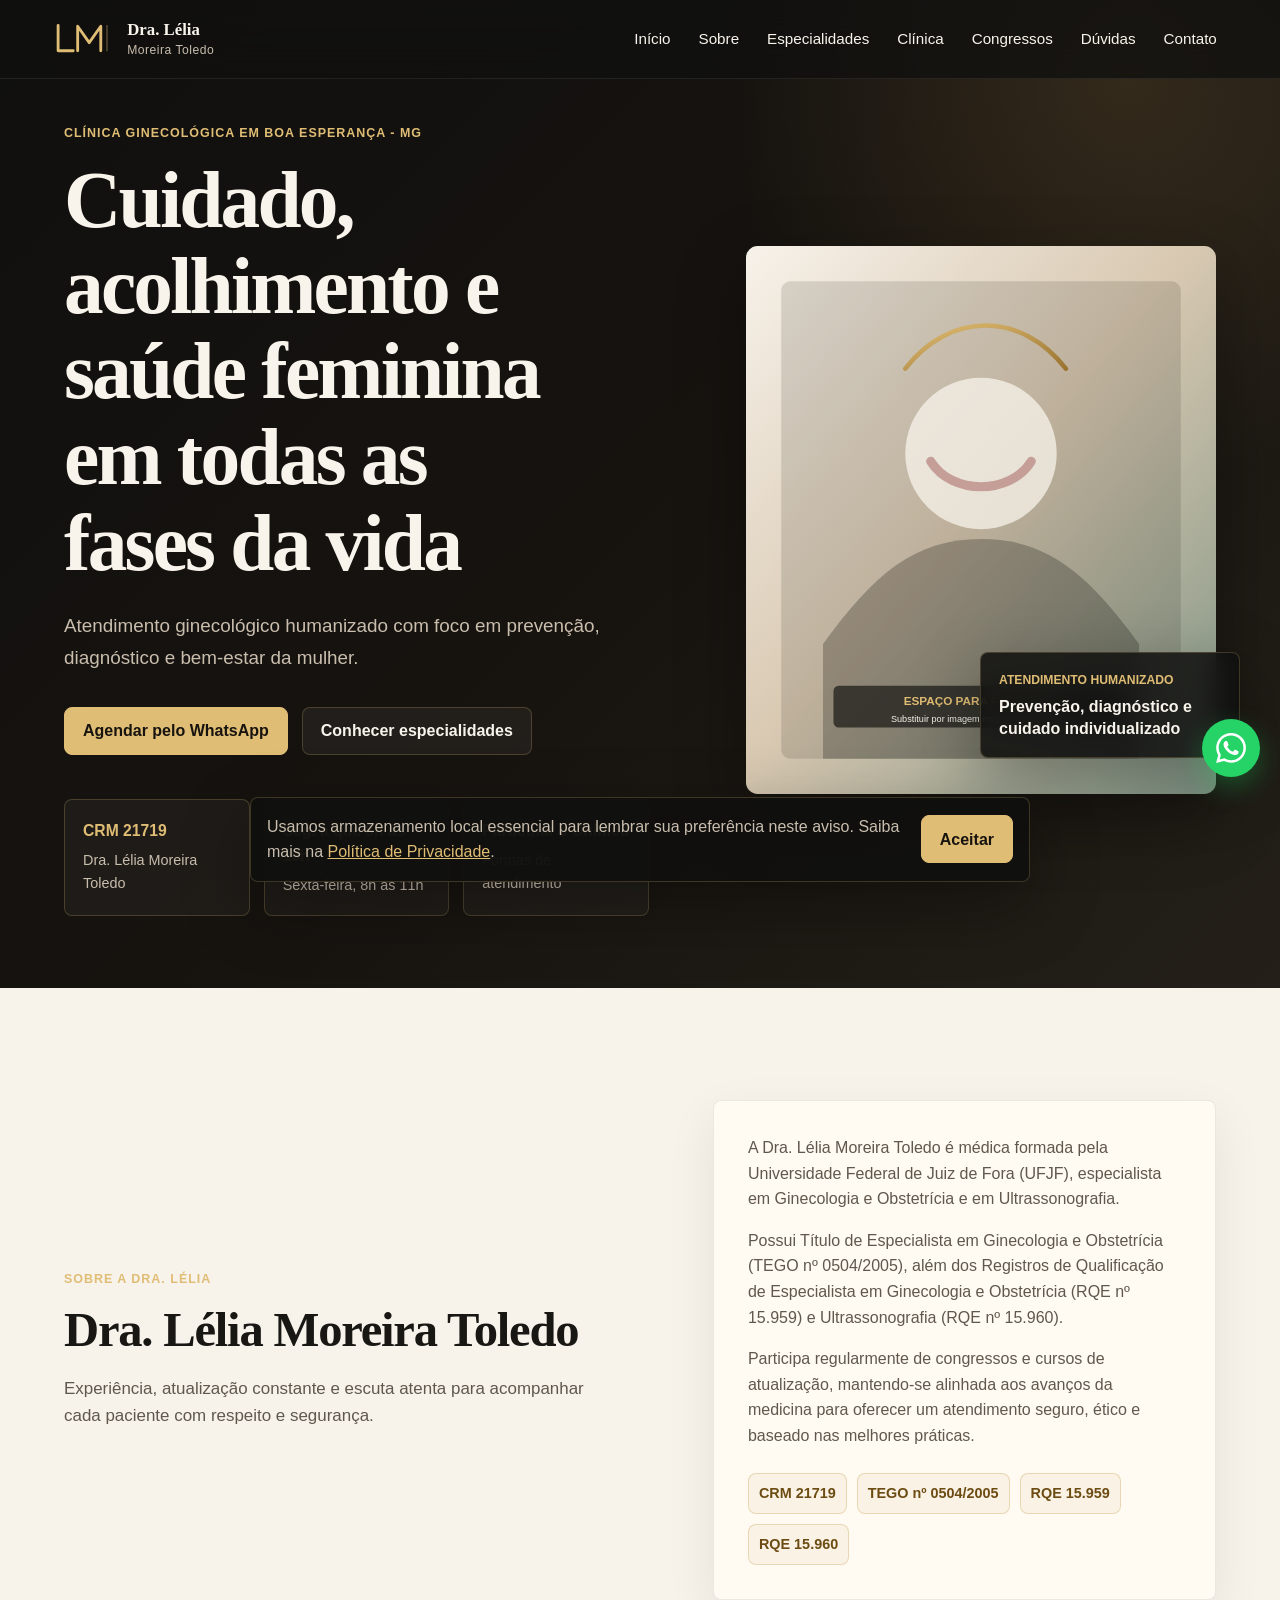
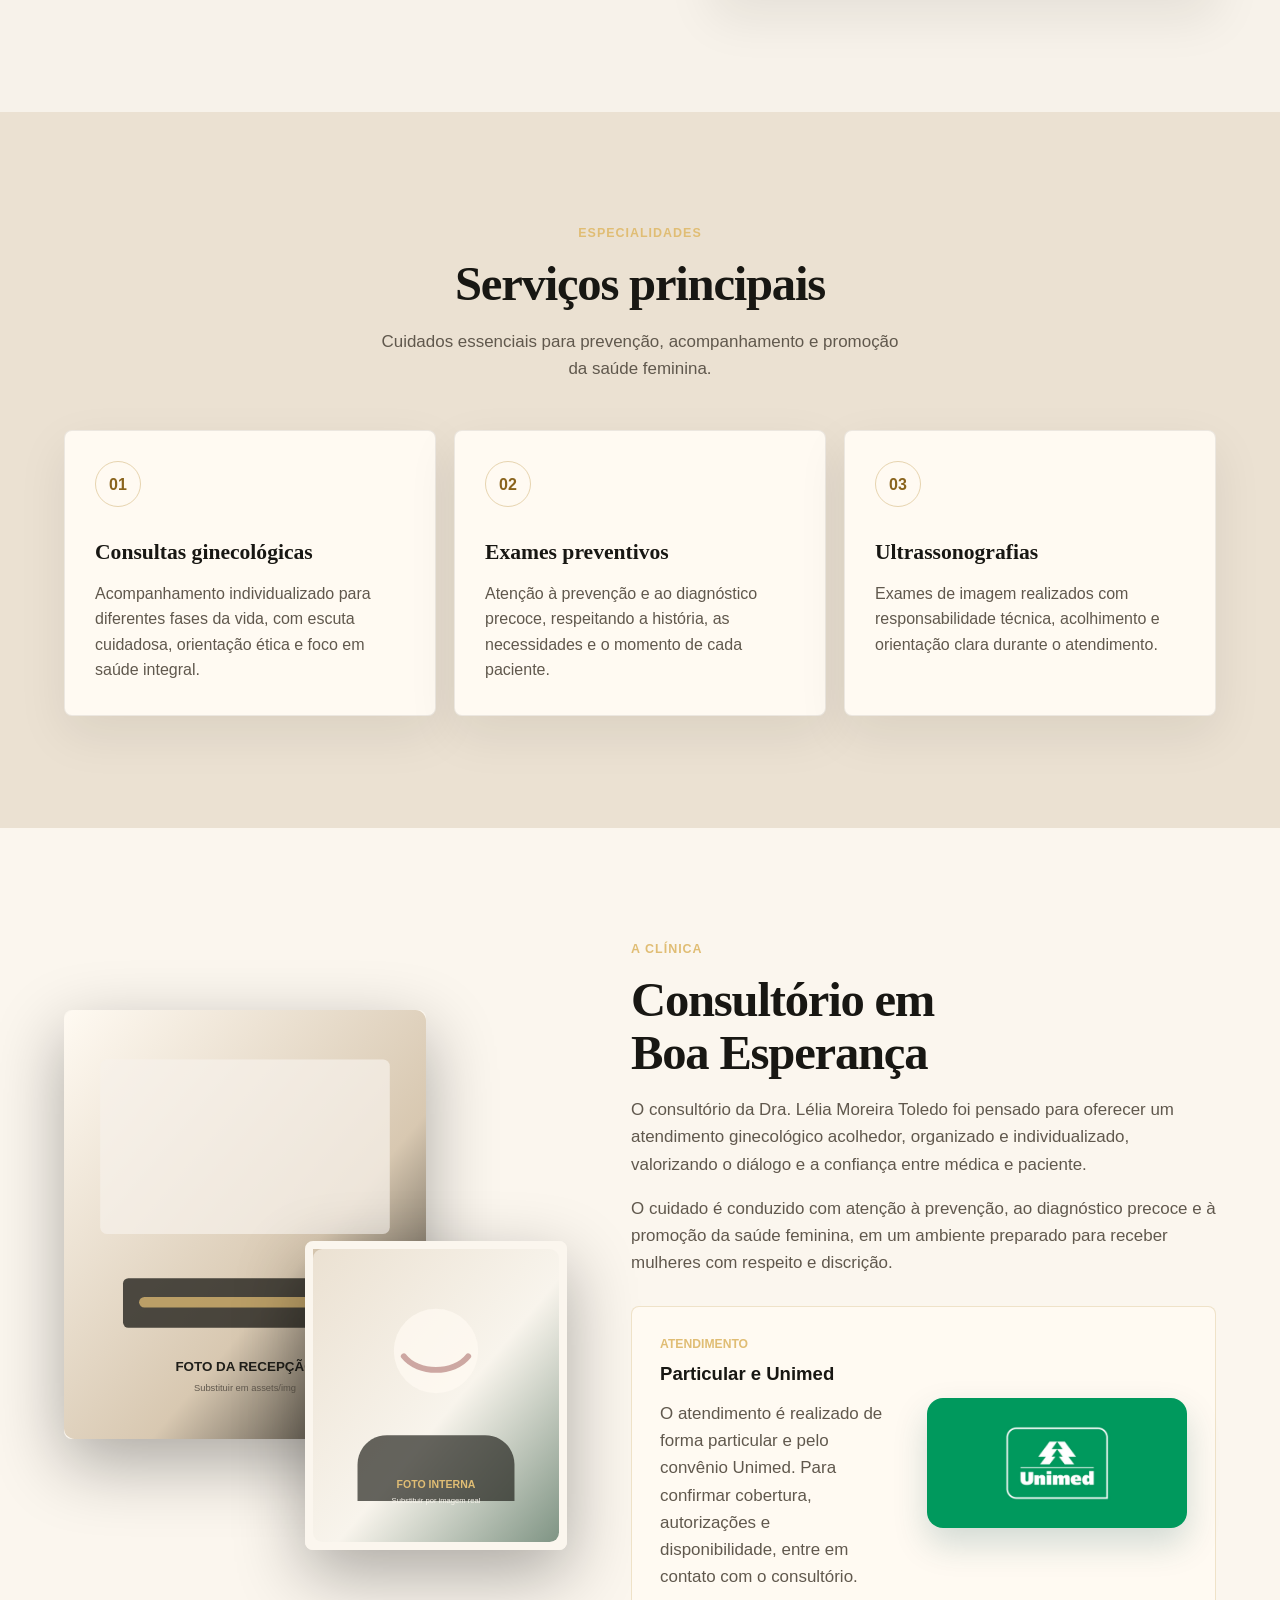
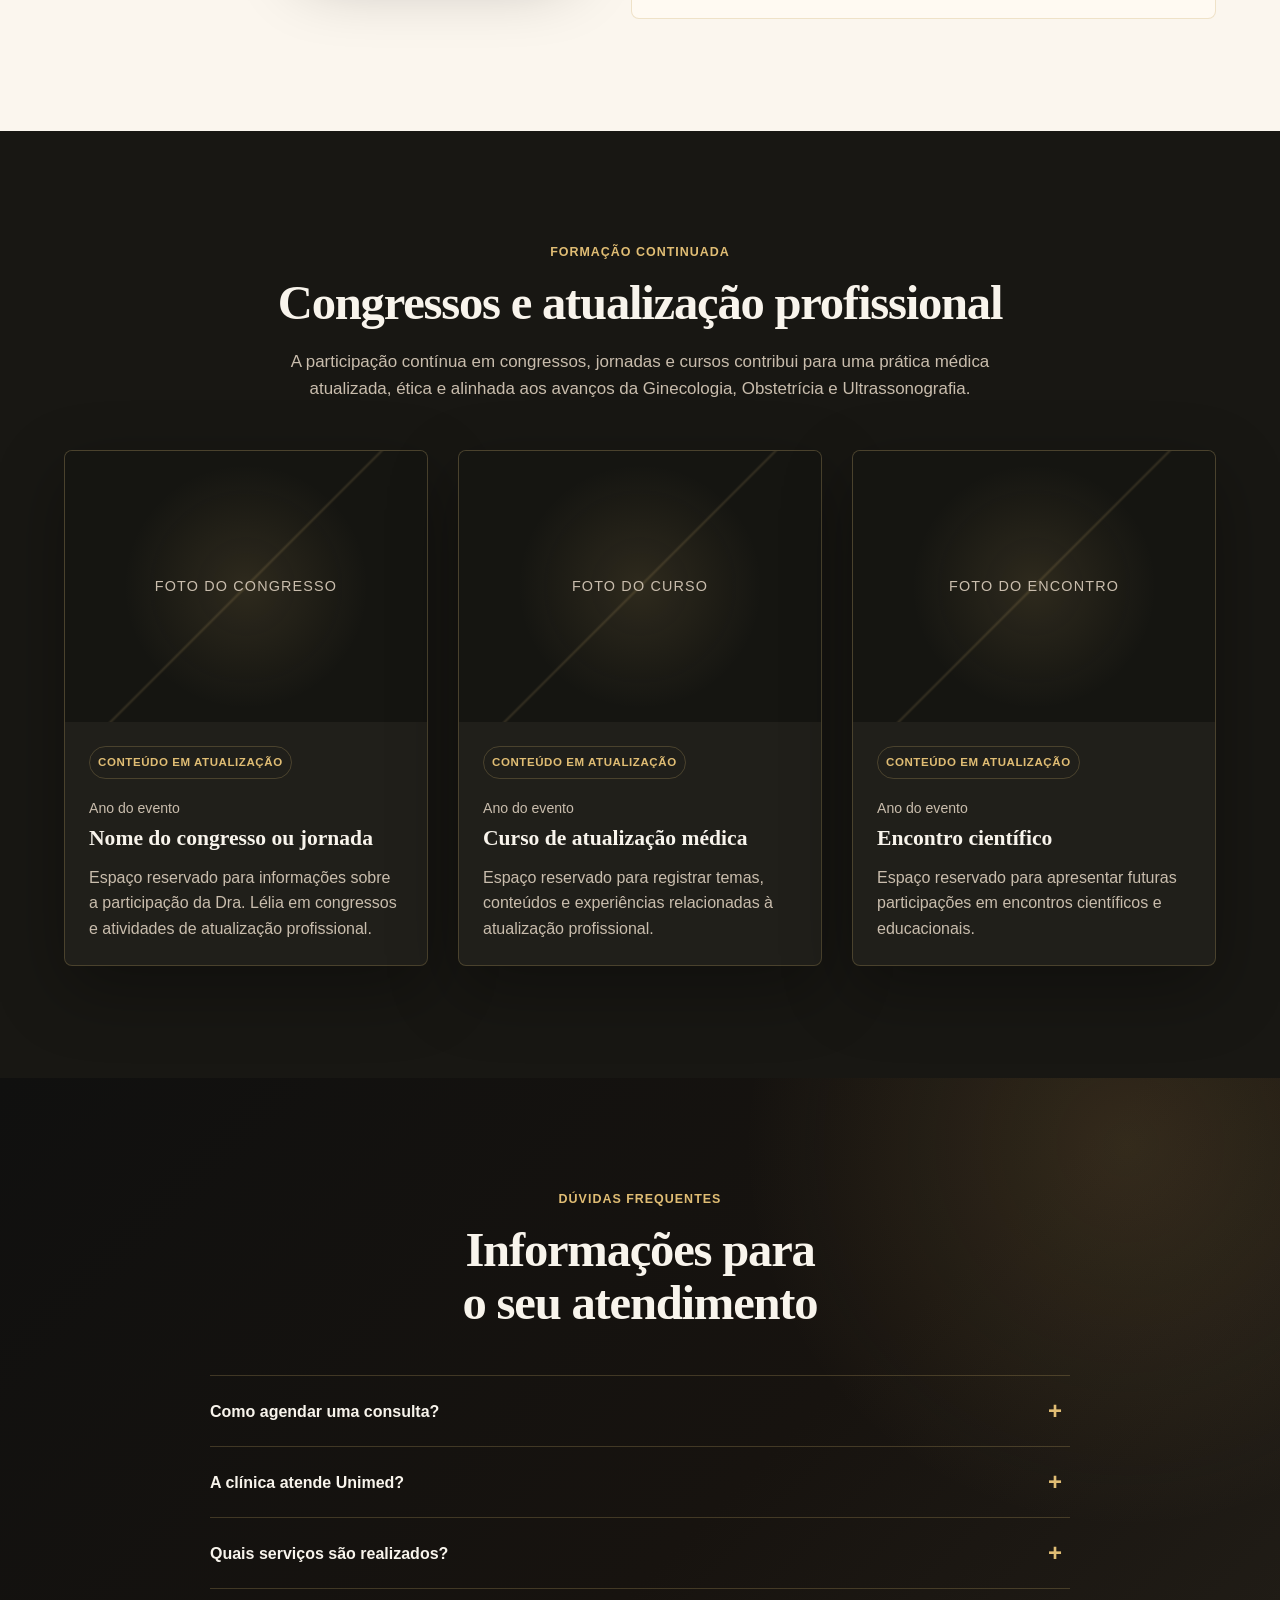
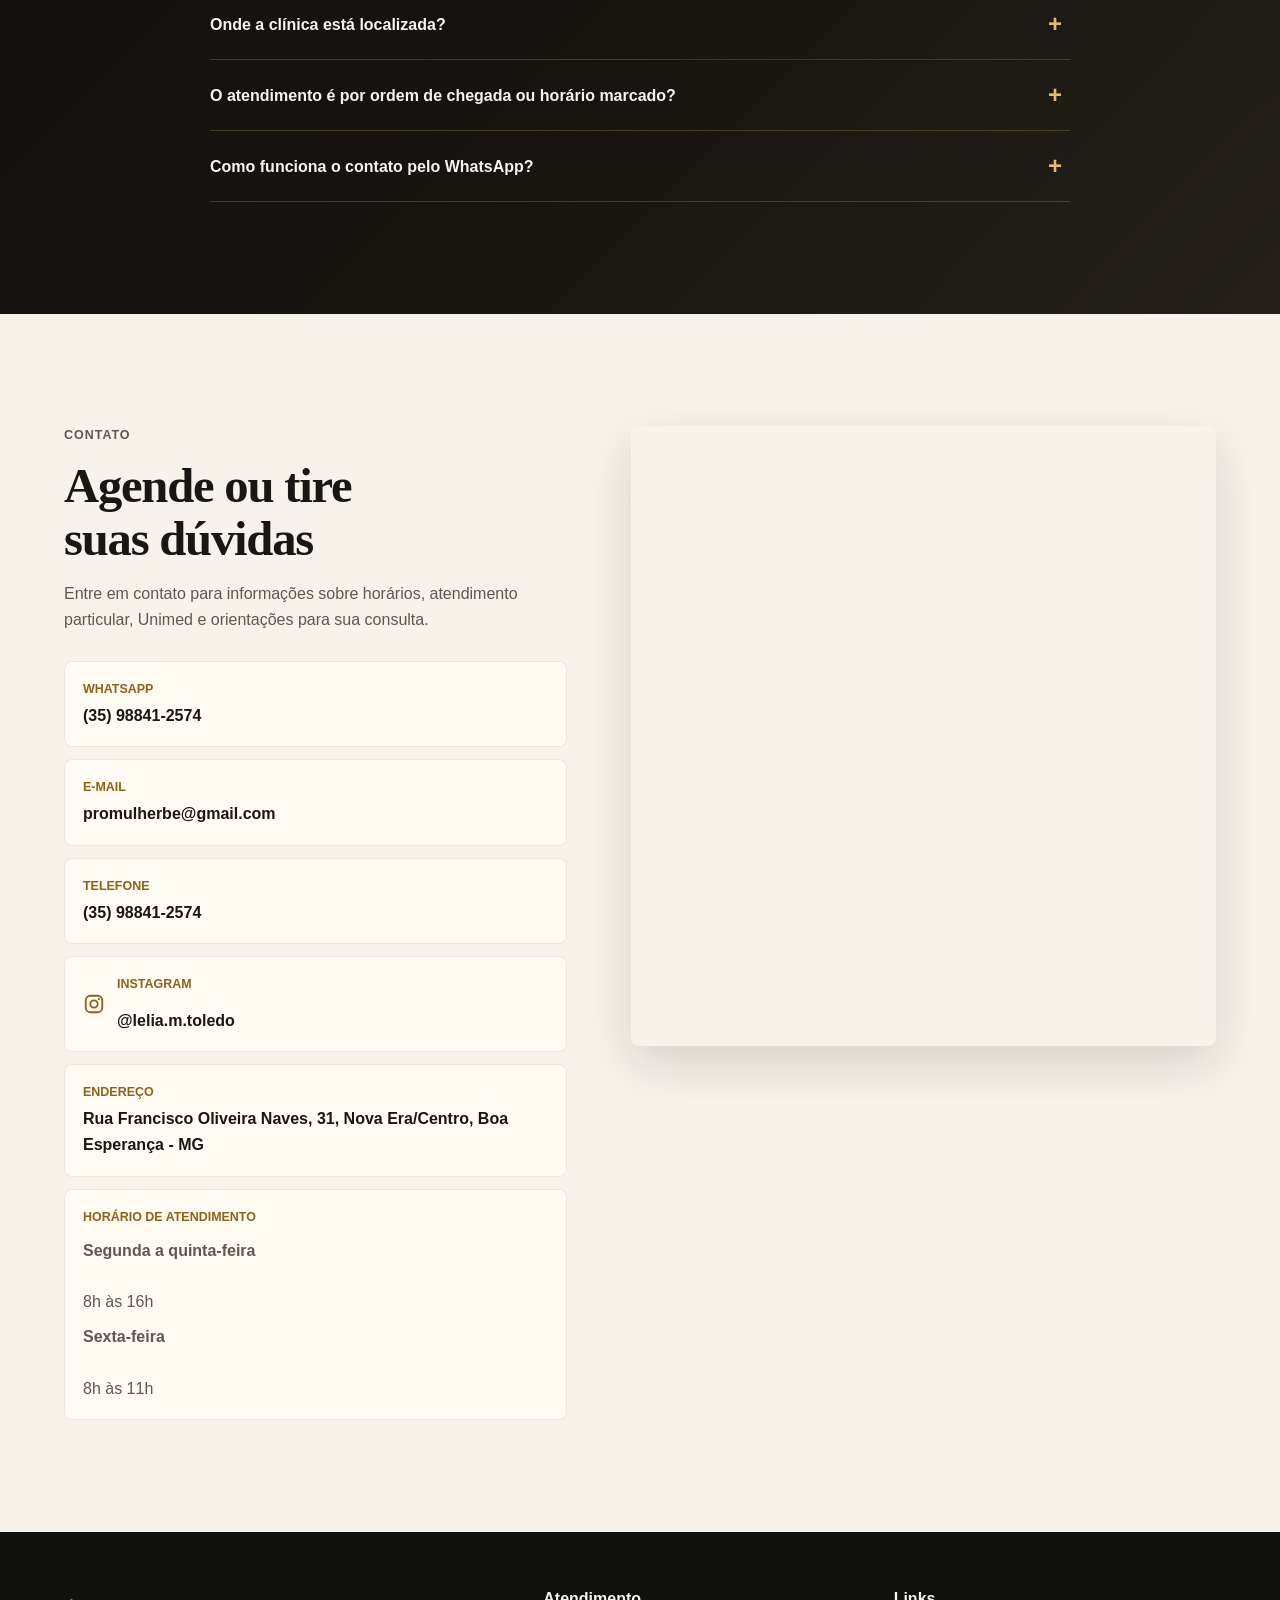
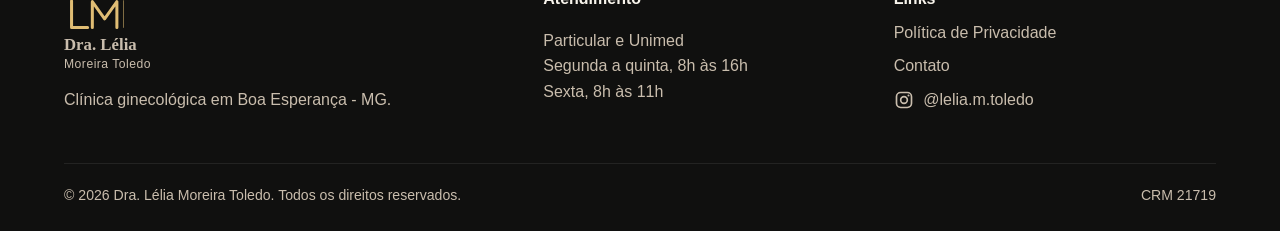
<file: index.html>
<!DOCTYPE html>
<html lang="pt-BR">
<head>
  <meta charset="UTF-8">
  <meta name="viewport" content="width=device-width, initial-scale=1.0">
  <title>Dra. Lélia Moreira Toledo | Ginecologista em Boa Esperança MG</title>
  <meta name="description" content="Consultas ginecológicas, exames preventivos e ultrassonografias com a Dra. Lélia Moreira Toledo em Boa Esperança, Minas Gerais.">
  <meta name="keywords" content="Ginecologista em Boa Esperança MG, Dra. Lélia Moreira Toledo, Ultrassonografia em Boa Esperança MG, Exames preventivos Boa Esperança MG, Consulta ginecológica Boa Esperança MG">
  <meta name="author" content="Dra. Lélia Moreira Toledo">
  <meta name="robots" content="index, follow">
  <meta name="theme-color" content="#10100f">

  <meta property="og:type" content="website">
  <meta property="og:locale" content="pt_BR">
  <meta property="og:title" content="Dra. Lélia Moreira Toledo | Ginecologista em Boa Esperança MG">
  <meta property="og:description" content="Consultas ginecológicas, exames preventivos e ultrassonografias em Boa Esperança, Minas Gerais.">
  <meta property="og:url" content="https://SEU-USUARIO.github.io/pro-mulher/">
  <!-- Adicione futuramente uma imagem Open Graph institucional confirmada, com aproximadamente 1200x630px. -->
  <meta property="og:site_name" content="Dra. Lélia Moreira Toledo">

  <link rel="canonical" href="https://SEU-USUARIO.github.io/pro-mulher/">
  <link rel="icon" type="image/svg+xml" href="./assets/icons/favicon-lm.svg">
  <link rel="preload" href="./css/style.css" as="style">
  <link rel="stylesheet" href="./css/style.css">

  <script type="application/ld+json">
    {
      "@context": "https://schema.org",
      "@type": "MedicalClinic",
      "name": "Consultório da Dra. Lélia Moreira Toledo",
      "description": "Atendimento ginecológico em Boa Esperança MG, com consultas ginecológicas, exames preventivos e ultrassonografias.",
      "medicalSpecialty": ["Gynecologic", "Obstetric", "Ultrasound"],
      "telephone": "+5535988412574",
      "email": "promulherbe@gmail.com",
      "address": {
        "@type": "PostalAddress",
        "streetAddress": "Rua Francisco Oliveira Naves, 31, bairro Nova Era/Centro",
        "addressLocality": "Boa Esperança",
        "addressRegion": "MG",
        "addressCountry": "BR"
      },
      "openingHours": [
        "Mo-Th 08:00-16:00",
        "Fr 08:00-11:00"
      ],
      "paymentAccepted": "Particular, Unimed",
      "employee": {
        "@type": "Physician",
        "name": "Dra. Lélia Moreira Toledo",
        "honorificPrefix": "Dra.",
        "identifier": "CRM 21719",
        "medicalSpecialty": ["Ginecologia e Obstetrícia", "Ultrassonografia"]
      }
    }
  </script>
</head>
<body>
  <a class="skip-link" href="#conteudo">Ir para o conteúdo principal</a>

  <header class="site-header" data-header>
    <div class="container header-inner">
      <a class="site-brand" href="#home" aria-label="Página inicial da Dra. Lélia Moreira Toledo">
        <img src="./assets/icons/logo-lm.svg" alt="" aria-hidden="true" width="72" height="44">
        <span class="site-brand__text"><strong>Dra. Lélia</strong><small>Moreira Toledo</small></span>
      </a>

      <button class="menu-toggle" type="button" aria-label="Abrir menu" aria-expanded="false" aria-controls="menu-principal" data-menu-toggle>
        <span></span>
        <span></span>
        <span></span>
      </button>

      <nav class="main-nav" id="menu-principal" aria-label="Menu principal" data-nav>
        <a href="#home">Início</a>
        <a href="#sobre">Sobre</a>
        <a href="#especialidades">Especialidades</a>
        <a href="#clinica">Clínica</a>
        <a href="#congressos">Congressos</a>
        <a href="#duvidas">Dúvidas</a>
        <a href="#contato">Contato</a>
      </nav>
    </div>
  </header>

  <main id="conteudo">
    <section class="hero section-dark" id="home">
      <div class="container hero-grid">
        <div class="hero-copy reveal">
          <p class="eyebrow">Clínica ginecológica em Boa Esperança - MG</p>
          <h1 class="hero-title">Cuidado, acolhimento e saúde feminina em todas as fases da vida</h1>
          <p class="hero-lead">Atendimento ginecológico humanizado com foco em prevenção, diagnóstico e bem-estar da mulher.</p>
          <div class="hero-actions">
            <a class="btn btn-primary" href="https://wa.me/5535988412574?text=Ol%C3%A1%2C%20gostaria%20de%20solicitar%20informa%C3%A7%C3%B5es%20e%20agendar%20um%20atendimento%20com%20a%20Dra.%20L%C3%A9lia%20Moreira%20Toledo." target="_blank" rel="noopener noreferrer">Agendar pelo WhatsApp</a>
            <a class="btn btn-secondary" href="#especialidades">Conhecer especialidades</a>
          </div>
          <ul class="trust-list" aria-label="Informações rápidas da clínica">
            <li><strong>CRM 21719</strong><span>Dra. Lélia Moreira Toledo</span></li>
            <li><strong>Seg. a qui. 8h às 16h</strong><span>Sexta-feira, 8h às 11h</span></li>
            <li><strong>Particular e Unimed</strong><span>Formas de atendimento</span></li>
          </ul>
        </div>

        <div class="hero-media reveal" aria-label="Imagem institucional da clínica">
          <img src="./assets/img/hero-placeholder.svg" alt="Ambiente acolhedor preparado para atendimento ginecológico" width="720" height="840">
          <div class="floating-note">
            <span>Atendimento humanizado</span>
            <strong>Prevenção, diagnóstico e cuidado individualizado</strong>
          </div>
        </div>
      </div>
    </section>

    <section class="section" id="sobre">
      <div class="container split">
        <div class="section-heading reveal">
          <p class="eyebrow">Sobre a Dra. Lélia</p>
          <h2>Dra. Lélia Moreira Toledo</h2>
          <p>Experiência, atualização constante e escuta atenta para acompanhar cada paciente com respeito e segurança.</p>
        </div>

        <div class="content-panel reveal">
          <p>A Dra. Lélia Moreira Toledo é médica formada pela Universidade Federal de Juiz de Fora (UFJF), especialista em Ginecologia e Obstetrícia e em Ultrassonografia.</p>
          <p>Possui Título de Especialista em Ginecologia e Obstetrícia (TEGO nº 0504/2005), além dos Registros de Qualificação de Especialista em Ginecologia e Obstetrícia (RQE nº 15.959) e Ultrassonografia (RQE nº 15.960).</p>
          <p>Participa regularmente de congressos e cursos de atualização, mantendo-se alinhada aos avanços da medicina para oferecer um atendimento seguro, ético e baseado nas melhores práticas.</p>
          <div class="credentials" aria-label="Credenciais da médica">
            <span>CRM 21719</span>
            <span>TEGO nº 0504/2005</span>
            <span>RQE 15.959</span>
            <span>RQE 15.960</span>
          </div>
        </div>
      </div>
    </section>

    <section class="section section-muted" id="especialidades">
      <div class="container">
        <div class="section-heading centered reveal">
          <p class="eyebrow">Especialidades</p>
          <h2>Serviços principais</h2>
          <p>Cuidados essenciais para prevenção, acompanhamento e promoção da saúde feminina.</p>
        </div>

        <div class="services-grid">
          <article class="service-card reveal">
            <span class="service-icon" aria-hidden="true">01</span>
            <h3>Consultas ginecológicas</h3>
            <p>Acompanhamento individualizado para diferentes fases da vida, com escuta cuidadosa, orientação ética e foco em saúde integral.</p>
          </article>
          <article class="service-card reveal">
            <span class="service-icon" aria-hidden="true">02</span>
            <h3>Exames preventivos</h3>
            <p>Atenção à prevenção e ao diagnóstico precoce, respeitando a história, as necessidades e o momento de cada paciente.</p>
          </article>
          <article class="service-card reveal">
            <span class="service-icon" aria-hidden="true">03</span>
            <h3>Ultrassonografias</h3>
            <p>Exames de imagem realizados com responsabilidade técnica, acolhimento e orientação clara durante o atendimento.</p>
          </article>
        </div>
      </div>
    </section>

    <section class="section clinic-section" id="clinica">
      <div class="container clinic-grid">
        <div class="clinic-gallery reveal" aria-label="Espaços para fotos reais da clínica">
          <img src="./assets/img/clinic-placeholder-1.svg" alt="Espaço reservado para foto da recepção do consultório" width="540" height="640">
          <img src="./assets/img/clinic-placeholder-2.svg" alt="Espaço reservado para foto de ambiente interno do consultório" width="420" height="500">
          <!-- Substitua estes placeholders por fotos reais da clínica em assets/img. -->
        </div>

        <div class="clinic-copy reveal">
          <p class="eyebrow">A clínica</p>
          <h2>Consultório em Boa Esperança</h2>
          <p>O consultório da Dra. Lélia Moreira Toledo foi pensado para oferecer um atendimento ginecológico acolhedor, organizado e individualizado, valorizando o diálogo e a confiança entre médica e paciente.</p>
          <p>O cuidado é conduzido com atenção à prevenção, ao diagnóstico precoce e à promoção da saúde feminina, em um ambiente preparado para receber mulheres com respeito e discrição.</p>
          <div class="insurance-box">
            <div class="insurance-copy">
              <span class="mini-label">Atendimento</span>
              <strong>Particular e Unimed</strong>
              <p>O atendimento é realizado de forma particular e pelo convênio Unimed. Para confirmar cobertura, autorizações e disponibilidade, entre em contato com o consultório.</p>
            </div>
            <div class="unimed-brand">
              <img
                src="./assets/img/convenios/logo-unimed.png"
                alt="Unimed"
                width="1200"
                height="600"
                loading="lazy"
                decoding="async"
              >
            </div>
          </div>
        </div>
      </div>
    </section>

    <section class="section congress-section" id="congressos">
      <div class="container">
        <div class="section-heading centered reveal">
          <p class="eyebrow">Formação continuada</p>
          <h2>Congressos e atualização profissional</h2>
          <p>A participação contínua em congressos, jornadas e cursos contribui para uma prática médica atualizada, ética e alinhada aos avanços da Ginecologia, Obstetrícia e Ultrassonografia.</p>
        </div>

        <!-- Conteúdo temporário: substituir somente por informações e fotografias reais confirmadas. -->
        <div class="congress-grid">
          <article class="congress-card reveal">
            <div class="congress-card__placeholder" aria-hidden="true"><span>Foto do congresso</span></div>
            <div class="congress-card__content">
              <span class="congress-card__status">Conteúdo em atualização</span>
              <span class="congress-card__year">Ano do evento</span>
              <h3>Nome do congresso ou jornada</h3>
              <p>Espaço reservado para informações sobre a participação da Dra. Lélia em congressos e atividades de atualização profissional.</p>
            </div>
          </article>
          <article class="congress-card reveal">
            <div class="congress-card__placeholder" aria-hidden="true"><span>Foto do curso</span></div>
            <div class="congress-card__content">
              <span class="congress-card__status">Conteúdo em atualização</span>
              <span class="congress-card__year">Ano do evento</span>
              <h3>Curso de atualização médica</h3>
              <p>Espaço reservado para registrar temas, conteúdos e experiências relacionadas à atualização profissional.</p>
            </div>
          </article>
          <article class="congress-card reveal">
            <div class="congress-card__placeholder" aria-hidden="true"><span>Foto do encontro</span></div>
            <div class="congress-card__content">
              <span class="congress-card__status">Conteúdo em atualização</span>
              <span class="congress-card__year">Ano do evento</span>
              <h3>Encontro científico</h3>
              <p>Espaço reservado para apresentar futuras participações em encontros científicos e educacionais.</p>
            </div>
          </article>
        </div>
      </div>
    </section>

    <section class="section section-dark faq-section" id="duvidas">
      <div class="container">
        <div class="section-heading centered reveal">
          <p class="eyebrow">Dúvidas frequentes</p>
          <h2>Informações para o seu atendimento</h2>
        </div>

        <div class="faq-list reveal" data-accordion>
          <div class="faq-item">
            <button type="button" aria-expanded="false">Como agendar uma consulta?</button>
            <div class="faq-answer">
              <p>O agendamento pode ser solicitado diretamente pelo WhatsApp ou pelo telefone da clínica.</p>
            </div>
          </div>
          <div class="faq-item">
            <button type="button" aria-expanded="false">A clínica atende Unimed?</button>
            <div class="faq-answer">
              <p>Sim. O atendimento com a Dra. Lélia Moreira Toledo pode ser realizado de forma particular e também pela Unimed.</p>
            </div>
          </div>
          <div class="faq-item">
            <button type="button" aria-expanded="false">Quais serviços são realizados?</button>
            <div class="faq-answer">
              <p>Os serviços principais são consultas ginecológicas, exames preventivos e ultrassonografias.</p>
            </div>
          </div>
          <div class="faq-item">
            <button type="button" aria-expanded="false">Onde a clínica está localizada?</button>
            <div class="faq-answer">
              <p>A clínica fica na Rua Francisco Oliveira Naves, 31, bairro Nova Era/Centro, em Boa Esperança - MG.</p>
            </div>
          </div>
          <div class="faq-item">
            <button type="button" aria-expanded="false">O atendimento é por ordem de chegada ou horário marcado?</button>
            <div class="faq-answer">
              <p>Recomenda-se entrar em contato previamente para confirmar disponibilidade, horários e orientações para o atendimento.</p>
            </div>
          </div>
          <div class="faq-item">
            <button type="button" aria-expanded="false">Como funciona o contato pelo WhatsApp?</button>
            <div class="faq-answer">
              <p>Ao tocar no botão de WhatsApp, uma mensagem pronta será aberta para facilitar o início da conversa com a equipe da clínica.</p>
            </div>
          </div>
        </div>
      </div>
    </section>

    <section class="section contact-section" id="contato">
      <div class="container contact-grid">
        <div class="contact-info reveal">
          <p class="eyebrow">Contato</p>
          <h2>Agende ou tire suas dúvidas</h2>
          <p>Entre em contato para informações sobre horários, atendimento particular, Unimed e orientações para sua consulta.</p>

          <address class="contact-list">
            <a href="https://wa.me/5535988412574?text=Ol%C3%A1%2C%20gostaria%20de%20solicitar%20informa%C3%A7%C3%B5es%20e%20agendar%20um%20atendimento%20com%20a%20Dra.%20L%C3%A9lia%20Moreira%20Toledo." target="_blank" rel="noopener noreferrer">
              <span>WhatsApp</span>
              <strong>(35) 98841-2574</strong>
            </a>
            <a href="mailto:promulherbe@gmail.com">
              <span>E-mail</span>
              <strong>promulherbe@gmail.com</strong>
            </a>
            <a href="tel:+5535988412574">
              <span>Telefone</span>
              <strong>(35) 98841-2574</strong>
            </a>
            <a class="social-link" href="https://www.instagram.com/lelia.m.toledo?utm_source=ig_web_button_share_sheet&igsh=ZDNlZDc0MzIxNw==" target="_blank" rel="noopener noreferrer" aria-label="Instagram da Dra. Lélia Moreira Toledo">
              <svg aria-hidden="true" focusable="false" width="22" height="22">
                <use href="./assets/icons/instagram.svg#instagram-icon"></use>
              </svg>
              <span>Instagram</span>
              <strong>@lelia.m.toledo</strong>
            </a>
            <a href="https://www.google.com/maps/search/?api=1&amp;query=Rua%20Francisco%20Oliveira%20Naves%2C%2031%2C%20Boa%20Esperan%C3%A7a%20MG" target="_blank" rel="noopener noreferrer">
              <span>Endereço</span>
              <strong>Rua Francisco Oliveira Naves, 31, Nova Era/Centro, Boa Esperança - MG</strong>
            </a>
            <div class="contact-hours">
              <span>Horário de atendimento</span>
              <p>
                <strong>Segunda a quinta-feira</strong><br>
                8h às 16h
              </p>
              <p>
                <strong>Sexta-feira</strong><br>
                8h às 11h
              </p>
            </div>
          </address>
        </div>

        <div class="map-wrap reveal" aria-label="Mapa de localização do consultório da Dra. Lélia Moreira Toledo">
          <iframe src="https://www.google.com/maps?q=Rua%20Francisco%20Oliveira%20Naves%2C%2031%2C%20Boa%20Esperan%C3%A7a%20MG&amp;output=embed" width="600" height="450" style="border: 0;" allowfullscreen="" loading="lazy" referrerpolicy="strict-origin-when-cross-origin" title="Localização do consultório da Dra. Lélia Moreira Toledo"></iframe>
        </div>
      </div>
    </section>
  </main>

  <footer class="site-footer">
    <div class="container footer-grid">
      <div>
        <a class="site-brand footer-brand" href="#home" aria-label="Página inicial da Dra. Lélia Moreira Toledo">
          <img src="./assets/icons/logo-lm.svg" alt="" aria-hidden="true" width="72" height="44" loading="lazy">
          <span class="site-brand__text"><strong>Dra. Lélia</strong><small>Moreira Toledo</small></span>
        </a>
        <p>Clínica ginecológica em Boa Esperança - MG.</p>
      </div>
      <div>
        <strong>Atendimento</strong>
        <p>Particular e Unimed<br>Segunda a quinta, 8h às 16h<br>Sexta, 8h às 11h</p>
      </div>
      <div>
        <strong>Links</strong>
        <a href="./pages/politica-privacidade.html">Política de Privacidade</a>
        <a href="#contato">Contato</a>
        <a class="social-link footer-social" href="https://www.instagram.com/lelia.m.toledo?utm_source=ig_web_button_share_sheet&igsh=ZDNlZDc0MzIxNw==" target="_blank" rel="noopener noreferrer" aria-label="Instagram da Dra. Lélia Moreira Toledo">
          <svg aria-hidden="true" focusable="false" width="20" height="20">
            <use href="./assets/icons/instagram.svg#instagram-icon"></use>
          </svg>
          <span>@lelia.m.toledo</span>
        </a>
      </div>
    </div>
    <div class="container footer-bottom">
      <span>© <span data-year></span> Dra. Lélia Moreira Toledo. Todos os direitos reservados.</span>
      <span>CRM 21719</span>
    </div>
  </footer>

  <a class="whatsapp-float" href="https://wa.me/5535988412574?text=Ol%C3%A1%2C%20gostaria%20de%20solicitar%20informa%C3%A7%C3%B5es%20e%20agendar%20um%20atendimento%20com%20a%20Dra.%20L%C3%A9lia%20Moreira%20Toledo." target="_blank" rel="noopener noreferrer" aria-label="Agendar atendimento pelo WhatsApp com a Dra. Lélia Moreira Toledo" title="Agendar pelo WhatsApp">
    <img src="./assets/icons/whatsapp.svg" alt="" aria-hidden="true" width="30" height="30">
  </a>

  <div class="cookie-banner" data-cookie-banner role="dialog" aria-label="Aviso de cookies">
    <p>Usamos armazenamento local essencial para lembrar sua preferência neste aviso. Saiba mais na <a href="./pages/politica-privacidade.html">Política de Privacidade</a>.</p>
    <button class="btn btn-primary" type="button" data-cookie-accept>Aceitar</button>
  </div>

  <script src="./js/main.js" defer></script>
</body>
</html>
</file>
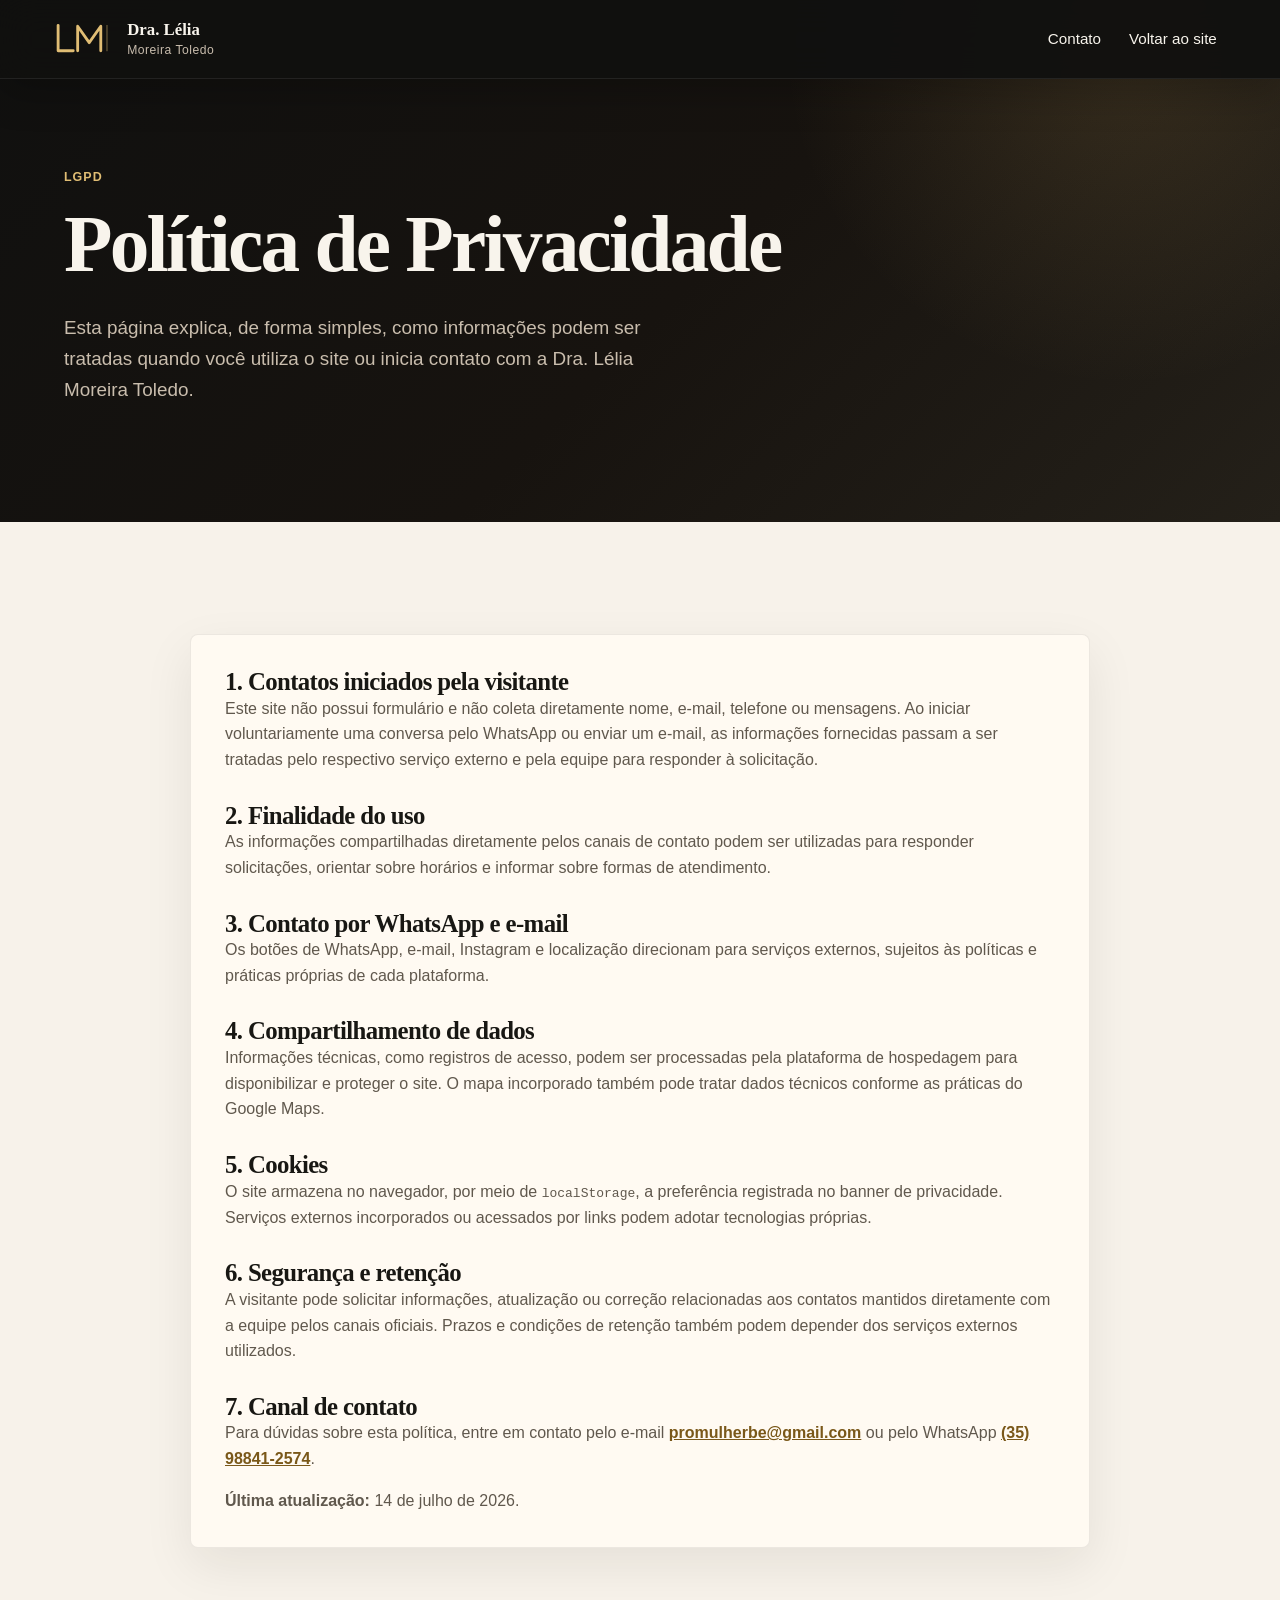
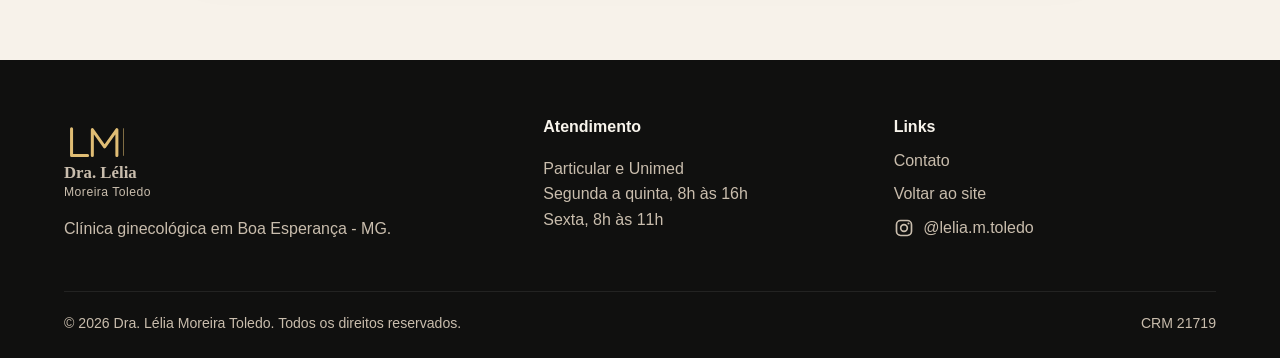
<file: pages/politica-privacidade.html>
<!DOCTYPE html>
<html lang="pt-BR">
<head>
  <meta charset="UTF-8">
  <meta name="viewport" content="width=device-width, initial-scale=1.0">
  <title>Política de Privacidade | Dra. Lélia Moreira Toledo</title>
  <meta name="description" content="Política de Privacidade do site da Dra. Lélia Moreira Toledo, em Boa Esperança MG.">
  <meta name="robots" content="index, follow">
  <meta name="theme-color" content="#10100f">
  <link rel="canonical" href="https://SEU-USUARIO.github.io/pro-mulher/pages/politica-privacidade.html">
  <link rel="icon" type="image/svg+xml" href="../assets/icons/favicon-lm.svg">
  <link rel="stylesheet" href="../css/style.css">
</head>
<body>
  <a class="skip-link" href="#conteudo">Ir para o conteúdo principal</a>

  <header class="site-header is-scrolled">
    <div class="container header-inner">
      <a class="site-brand" href="../index.html" aria-label="Página inicial da Dra. Lélia Moreira Toledo">
        <img src="../assets/icons/logo-lm.svg" alt="" aria-hidden="true" width="72" height="44">
        <span class="site-brand__text"><strong>Dra. Lélia</strong><small>Moreira Toledo</small></span>
      </a>
      <nav class="main-nav privacy-nav" aria-label="Menu da página">
        <a href="../index.html#contato">Contato</a>
        <a href="../index.html">Voltar ao site</a>
      </nav>
    </div>
  </header>

  <main id="conteudo">
    <section class="section section-dark hero privacy-hero">
      <div class="container">
        <p class="eyebrow">LGPD</p>
        <h1>Política de Privacidade</h1>
        <p class="hero-lead">Esta página explica, de forma simples, como informações podem ser tratadas quando você utiliza o site ou inicia contato com a Dra. Lélia Moreira Toledo.</p>
      </div>
    </section>

    <section class="section">
      <div class="container content-panel privacy-content">
        <h2>1. Contatos iniciados pela visitante</h2>
        <p>Este site não possui formulário e não coleta diretamente nome, e-mail, telefone ou mensagens. Ao iniciar voluntariamente uma conversa pelo WhatsApp ou enviar um e-mail, as informações fornecidas passam a ser tratadas pelo respectivo serviço externo e pela equipe para responder à solicitação.</p>

        <h2>2. Finalidade do uso</h2>
        <p>As informações compartilhadas diretamente pelos canais de contato podem ser utilizadas para responder solicitações, orientar sobre horários e informar sobre formas de atendimento.</p>

        <h2>3. Contato por WhatsApp e e-mail</h2>
        <p>Os botões de WhatsApp, e-mail, Instagram e localização direcionam para serviços externos, sujeitos às políticas e práticas próprias de cada plataforma.</p>

        <h2>4. Compartilhamento de dados</h2>
        <p>Informações técnicas, como registros de acesso, podem ser processadas pela plataforma de hospedagem para disponibilizar e proteger o site. O mapa incorporado também pode tratar dados técnicos conforme as práticas do Google Maps.</p>

        <h2>5. Cookies</h2>
        <p>O site armazena no navegador, por meio de <code>localStorage</code>, a preferência registrada no banner de privacidade. Serviços externos incorporados ou acessados por links podem adotar tecnologias próprias.</p>

        <h2>6. Segurança e retenção</h2>
        <p>A visitante pode solicitar informações, atualização ou correção relacionadas aos contatos mantidos diretamente com a equipe pelos canais oficiais. Prazos e condições de retenção também podem depender dos serviços externos utilizados.</p>

        <h2>7. Canal de contato</h2>
        <p>Para dúvidas sobre esta política, entre em contato pelo e-mail <a href="mailto:promulherbe@gmail.com">promulherbe@gmail.com</a> ou pelo WhatsApp <a href="https://wa.me/5535988412574" target="_blank" rel="noopener noreferrer">(35) 98841-2574</a>.</p>

        <p><strong>Última atualização:</strong> 14 de julho de 2026.</p>
      </div>
    </section>
  </main>

  <footer class="site-footer">
    <div class="container footer-grid">
      <div>
        <a class="site-brand footer-brand" href="../index.html" aria-label="Página inicial da Dra. Lélia Moreira Toledo">
          <img src="../assets/icons/logo-lm.svg" alt="" aria-hidden="true" width="72" height="44" loading="lazy">
          <span class="site-brand__text"><strong>Dra. Lélia</strong><small>Moreira Toledo</small></span>
        </a>
        <p>Clínica ginecológica em Boa Esperança - MG.</p>
      </div>
      <div>
        <strong>Atendimento</strong>
        <p>Particular e Unimed<br>Segunda a quinta, 8h às 16h<br>Sexta, 8h às 11h</p>
      </div>
      <div>
        <strong>Links</strong>
        <a href="../index.html#contato">Contato</a>
        <a href="../index.html">Voltar ao site</a>
        <a class="social-link footer-social" href="https://www.instagram.com/lelia.m.toledo?utm_source=ig_web_button_share_sheet&igsh=ZDNlZDc0MzIxNw==" target="_blank" rel="noopener noreferrer" aria-label="Instagram da Dra. Lélia Moreira Toledo">
          <svg aria-hidden="true" focusable="false" width="20" height="20">
            <use href="../assets/icons/instagram.svg#instagram-icon"></use>
          </svg>
          <span>@lelia.m.toledo</span>
        </a>
      </div>
    </div>
    <div class="container footer-bottom">
      <span>© <span data-year></span> Dra. Lélia Moreira Toledo. Todos os direitos reservados.</span>
      <span>CRM 21719</span>
    </div>
  </footer>

  <script src="../js/main.js" defer></script>
</body>
</html>
</file>
<file: css/style.css>
:root {
  --bg: #10100f;
  --bg-soft: #181713;
  --surface: #201f1a;
  --surface-light: #f7f2ea;
  --surface-warm: #ebe1d2;
  --text: #f8f4ec;
  --text-muted: #c9bdad;
  --ink: #181713;
  --ink-muted: #60584d;
  --gold: #c7a15a;
  --gold-strong: #e0bd74;
  --sage: #7f9484;
  --rose: #b98782;
  --border: rgba(224, 189, 116, 0.22);
  --shadow: 0 24px 70px rgba(0, 0, 0, 0.32);
  --radius: 8px;
  --max: 1180px;
  --container-padding: clamp(20px, 5vw, 72px);
  --section-space: clamp(72px, 9vw, 112px);
}

*,
*::before,
*::after {
  box-sizing: border-box;
}

html {
  scroll-behavior: smooth;
}

body {
  margin: 0;
  background: var(--surface-light);
  color: var(--ink);
  font-family: "Segoe UI", Arial, sans-serif;
  line-height: 1.6;
  text-rendering: optimizeLegibility;
  overflow-x: hidden;
}

body.menu-open {
  overflow: hidden;
}

img,
iframe {
  display: block;
  max-width: 100%;
}

a {
  color: inherit;
  text-decoration: none;
}

button,
input,
select,
textarea {
  font: inherit;
}

button {
  cursor: pointer;
}

:focus-visible {
  outline: 3px solid var(--gold-strong);
  outline-offset: 4px;
}

.skip-link {
  position: fixed;
  top: 12px;
  left: 12px;
  z-index: 1000;
  transform: translateY(-140%);
  background: var(--gold-strong);
  color: var(--ink);
  padding: 10px 14px;
  border-radius: var(--radius);
  font-weight: 700;
}

.skip-link:focus {
  transform: translateY(0);
}

.container {
  width: min(calc(100% - (var(--container-padding) * 2)), var(--max));
  margin-inline: auto;
}

.site-header {
  position: fixed;
  inset: 0 0 auto;
  z-index: 100;
  background: rgba(16, 16, 15, 0.76);
  border-bottom: 1px solid rgba(255, 255, 255, 0.08);
  backdrop-filter: blur(18px);
  transition: background 180ms ease, box-shadow 180ms ease;
}

.site-header.is-scrolled {
  background: rgba(16, 16, 15, 0.94);
  box-shadow: 0 14px 38px rgba(0, 0, 0, 0.22);
}

.header-inner {
  width: 100%;
  max-width: none;
  margin: 0;
  padding-inline: clamp(20px, 4vw, 72px);
  min-height: 78px;
  display: flex;
  align-items: center;
  justify-content: space-between;
  gap: 24px;
}

.site-brand {
  display: inline-flex;
  align-items: center;
  gap: 12px;
  flex: 0 1 auto;
  color: var(--text);
}

.site-brand img {
  display: block;
  width: 64px;
  height: 40px;
  object-fit: contain;
}

.site-brand__text {
  display: grid;
  line-height: 1.08;
}

.site-brand__text strong {
  font-family: Georgia, "Times New Roman", serif;
  font-size: 1.05rem;
}

.site-brand__text small {
  margin-top: 4px;
  color: var(--text-muted);
  font-size: 0.76rem;
  letter-spacing: 0.04em;
}

.footer-brand {
  margin-bottom: 14px;
}

.footer-brand img {
  width: 68px;
  height: 42px;
}

.main-nav {
  display: flex;
  align-items: center;
  gap: 4px;
}

.main-nav a {
  color: var(--text);
  padding: 10px 12px;
  border-radius: var(--radius);
  font-size: 0.95rem;
  transition: color 160ms ease, background 160ms ease;
}

.main-nav a:hover,
.main-nav a:focus-visible {
  background: rgba(224, 189, 116, 0.12);
  color: var(--gold-strong);
}

.menu-toggle {
  display: none;
  width: 44px;
  height: 44px;
  border: 1px solid var(--border);
  border-radius: var(--radius);
  background: rgba(255, 255, 255, 0.04);
}

.menu-toggle span {
  display: block;
  width: 20px;
  height: 2px;
  margin: 5px auto;
  background: var(--text);
  transition: transform 180ms ease, opacity 180ms ease;
}

.menu-toggle.is-open span:nth-child(1) {
  transform: translateY(7px) rotate(45deg);
}

.menu-toggle.is-open span:nth-child(2) {
  opacity: 0;
}

.menu-toggle.is-open span:nth-child(3) {
  transform: translateY(-7px) rotate(-45deg);
}

.section {
  padding: var(--section-space) 0;
}

.section-dark {
  background:
    radial-gradient(circle at 88% 8%, rgba(199, 161, 90, 0.16), transparent 28%),
    linear-gradient(135deg, #10100f 0%, #17130f 54%, #242019 100%);
  color: var(--text);
}

.section-muted {
  background: var(--surface-warm);
}

.hero {
  min-height: min(900px, 100svh);
  padding: 124px 0 72px;
  display: grid;
  align-items: center;
}

.hero-grid,
.split,
.clinic-grid,
.contact-grid {
  display: grid;
  grid-template-columns: minmax(0, 1fr) minmax(340px, 0.86fr);
  gap: 64px;
  align-items: center;
}

.hero-copy {
  max-width: 680px;
}

.eyebrow {
  margin: 0 0 14px;
  color: var(--gold-strong);
  font-size: 0.78rem;
  font-weight: 800;
  letter-spacing: 0.08em;
  text-transform: uppercase;
}

h1,
h2,
h3 {
  margin: 0;
  font-family: Georgia, "Times New Roman", serif;
  line-height: 1.08;
  font-weight: 700;
}

h1 {
  max-width: 760px;
  font-size: clamp(2.65rem, 6.2vw, 5.35rem);
  letter-spacing: -0.035em;
  text-wrap: balance;
}

h2 {
  font-size: clamp(2rem, 3.8vw, 3.25rem);
  letter-spacing: -0.025em;
  text-wrap: balance;
}

h3 {
  font-size: 1.35rem;
}

.hero-lead {
  max-width: 610px;
  margin: 24px 0 0;
  color: var(--text-muted);
  font-size: 1.18rem;
  line-height: 1.65;
}

.hero-actions {
  display: flex;
  flex-wrap: wrap;
  gap: 14px;
  margin: 34px 0 0;
}

.btn {
  min-height: 48px;
  display: inline-flex;
  align-items: center;
  justify-content: center;
  gap: 10px;
  border: 1px solid transparent;
  border-radius: var(--radius);
  padding: 13px 18px;
  font-weight: 800;
  line-height: 1.2;
  transition: transform 160ms ease, background 160ms ease, border-color 160ms ease, color 160ms ease;
}

.btn:hover {
  transform: translateY(-2px);
}

.btn-primary {
  background: var(--gold-strong);
  color: #17130f;
  border-color: var(--gold-strong);
}

.btn-primary:hover {
  background: #f1cf86;
}

.btn-secondary {
  color: var(--text);
  border-color: var(--border);
  background: rgba(255, 255, 255, 0.05);
}

.btn-secondary:hover {
  border-color: var(--gold-strong);
  color: var(--gold-strong);
}

.trust-list {
  display: grid;
  grid-template-columns: repeat(3, minmax(0, 1fr));
  gap: 14px;
  padding: 0;
  margin: 44px 0 0;
  list-style: none;
}

.trust-list li {
  min-height: 104px;
  padding: 18px;
  border: 1px solid var(--border);
  border-radius: var(--radius);
  background: rgba(255, 255, 255, 0.04);
}

.trust-list strong,
.trust-list span {
  display: block;
}

.trust-list strong {
  color: var(--gold-strong);
  font-size: 0.98rem;
}

.trust-list span {
  margin-top: 6px;
  color: var(--text-muted);
  font-size: 0.9rem;
}

.hero-media {
  position: relative;
  justify-self: end;
  width: min(100%, 470px);
}

.hero-media img,
.clinic-gallery img {
  width: 100%;
  height: auto;
  border-radius: var(--radius);
  box-shadow: var(--shadow);
}

.floating-note {
  position: absolute;
  right: -24px;
  bottom: 36px;
  width: min(260px, 78%);
  padding: 18px;
  border: 1px solid var(--border);
  border-radius: var(--radius);
  background: rgba(16, 16, 15, 0.86);
  box-shadow: var(--shadow);
  backdrop-filter: blur(14px);
}

.floating-note span,
.mini-label {
  display: block;
  color: var(--gold-strong);
  font-size: 0.76rem;
  font-weight: 800;
  text-transform: uppercase;
}

.floating-note strong {
  display: block;
  margin-top: 6px;
  color: var(--text);
  line-height: 1.35;
}

.section-heading {
  max-width: 520px;
}

.section-heading.centered {
  margin-inline: auto;
  text-align: center;
}

.section-heading p:not(.eyebrow) {
  margin: 18px 0 0;
  color: var(--ink-muted);
  font-size: 1.06rem;
}

.section-dark .section-heading p:not(.eyebrow) {
  color: var(--text-muted);
}

.content-panel {
  padding: 34px;
  border: 1px solid rgba(24, 23, 19, 0.08);
  border-radius: var(--radius);
  background: #fffaf2;
  box-shadow: 0 18px 50px rgba(24, 23, 19, 0.08);
}

.content-panel p {
  margin: 0 0 16px;
  color: var(--ink-muted);
}

.content-panel p:last-of-type {
  margin-bottom: 0;
}

.credentials {
  display: flex;
  flex-wrap: wrap;
  gap: 10px;
  margin-top: 24px;
}

.credentials span {
  padding: 8px 10px;
  border: 1px solid rgba(199, 161, 90, 0.34);
  border-radius: var(--radius);
  background: rgba(199, 161, 90, 0.09);
  color: #6c4c13;
  font-size: 0.9rem;
  font-weight: 800;
}

.services-grid {
  display: grid;
  grid-template-columns: repeat(3, minmax(0, 1fr));
  gap: 18px;
  margin-top: 48px;
}

.service-card {
  min-height: 286px;
  display: flex;
  flex-direction: column;
  padding: 30px;
  border: 1px solid rgba(24, 23, 19, 0.08);
  border-radius: var(--radius);
  background: #fffaf2;
  box-shadow: 0 18px 50px rgba(24, 23, 19, 0.08);
  transition: transform 180ms ease, border-color 180ms ease;
}

.service-card:hover {
  transform: translateY(-6px);
  border-color: rgba(199, 161, 90, 0.52);
}

.service-icon {
  width: 46px;
  height: 46px;
  display: grid;
  place-items: center;
  margin-bottom: 34px;
  border: 1px solid rgba(199, 161, 90, 0.44);
  border-radius: 50%;
  color: #8a641d;
  font-weight: 800;
}

.service-card p {
  margin: 16px 0 0;
  color: var(--ink-muted);
}

.congress-section {
  background: var(--bg-soft);
  color: var(--text);
}

.congress-section .section-heading {
  max-width: 780px;
}

.congress-section .section-heading p:not(.eyebrow) {
  color: var(--text-muted);
}

.congress-grid {
  display: grid;
  grid-template-columns: repeat(3, minmax(0, 1fr));
  gap: clamp(18px, 2.5vw, 30px);
  margin-top: 48px;
}

.congress-card {
  min-width: 0;
  overflow: hidden;
  border: 1px solid var(--border);
  border-radius: var(--radius);
  background: var(--surface);
  box-shadow: var(--shadow);
}

.congress-card__placeholder,
.congress-card img {
  width: 100%;
  aspect-ratio: 4 / 3;
}

.congress-card img {
  object-fit: cover;
}

.congress-card__placeholder {
  display: grid;
  place-items: center;
  background:
    linear-gradient(135deg, transparent 49.5%, rgba(224, 189, 116, 0.15) 50%, transparent 50.5%),
    radial-gradient(circle at center, rgba(224, 189, 116, 0.12), transparent 54%),
    #151511;
  color: var(--text-muted);
  font-size: 0.9rem;
  letter-spacing: 0.08em;
  text-transform: uppercase;
}

.congress-card__content {
  padding: 24px;
}

.congress-card__status {
  display: inline-block;
  margin-bottom: 18px;
  padding: 6px 8px;
  border: 1px solid var(--border);
  border-radius: 999px;
  color: var(--gold-strong);
  font-size: 0.72rem;
  font-weight: 800;
  letter-spacing: 0.05em;
  text-transform: uppercase;
}

.congress-card__year {
  display: block;
  margin-bottom: 8px;
  color: var(--text-muted);
  font-size: 0.88rem;
}

.congress-card p {
  margin: 14px 0 0;
  color: var(--text-muted);
}

.clinic-section {
  background: #fbf6ee;
}

.clinic-grid {
  grid-template-columns: minmax(300px, 0.86fr) minmax(0, 1fr);
}

.clinic-gallery {
  position: relative;
  min-height: 540px;
}

.clinic-gallery img:first-child {
  width: 72%;
}

.clinic-gallery img:last-child {
  position: absolute;
  right: 0;
  bottom: 0;
  width: 52%;
  border: 8px solid #fbf6ee;
}

.clinic-copy p:not(.eyebrow) {
  color: var(--ink-muted);
  font-size: 1.06rem;
}

.insurance-box {
  display: grid;
  grid-template-columns: minmax(0, 1fr) minmax(230px, 260px);
  align-items: center;
  gap: clamp(22px, 4vw, 38px);
  margin-top: 30px;
  padding: clamp(20px, 3vw, 28px);
  border: 1px solid rgba(199, 161, 90, 0.28);
  border-radius: var(--radius);
  background: #fffaf2;
}

.insurance-box strong {
  display: block;
  margin-top: 4px;
  font-size: 1.16rem;
}

.insurance-copy p {
  margin: 12px 0 0;
  color: var(--ink-muted);
  font-size: 0.96rem;
  line-height: 1.6;
}

.unimed-brand {
  width: min(100%, 260px);
  margin-inline: auto;
  overflow: hidden;
  border-radius: 16px;
  background: transparent;
  box-shadow: 0 16px 34px rgba(0, 78, 76, 0.18);
}

.unimed-brand img {
  display: block;
  width: 100%;
  height: auto;
  object-fit: contain;
}

.faq-section {
  padding-bottom: 112px;
}

.faq-list {
  max-width: 860px;
  margin: 46px auto 0;
}

.faq-item {
  border-top: 1px solid var(--border);
}

.faq-item:last-child {
  border-bottom: 1px solid var(--border);
}

.faq-item button {
  position: relative;
  width: 100%;
  min-height: 70px;
  padding: 20px 52px 20px 0;
  border: 0;
  background: transparent;
  color: var(--text);
  text-align: left;
  font-weight: 800;
}

.faq-item button::after {
  content: "+";
  position: absolute;
  top: 50%;
  right: 8px;
  transform: translateY(-50%);
  color: var(--gold-strong);
  font-size: 1.5rem;
}

.faq-item button[aria-expanded="true"]::after {
  content: "-";
}

.faq-answer {
  display: grid;
  grid-template-rows: 0fr;
  transition: grid-template-rows 220ms ease;
}

.faq-answer p {
  overflow: hidden;
  margin: 0;
  color: var(--text-muted);
}

.faq-item.is-open .faq-answer {
  grid-template-rows: 1fr;
  padding-bottom: 22px;
}

.contact-section {
  background: var(--surface-light);
}

.contact-grid {
  grid-template-columns: minmax(300px, 0.86fr) minmax(0, 1fr);
  align-items: start;
}

.contact-info p {
  color: var(--ink-muted);
}

.contact-list {
  display: grid;
  gap: 12px;
  margin-top: 28px;
  font-style: normal;
}

.contact-list a,
.contact-list div {
  display: block;
  padding: 18px;
  border: 1px solid rgba(24, 23, 19, 0.08);
  border-radius: var(--radius);
  background: #fffaf2;
}

.contact-list span {
  display: block;
  color: #8a641d;
  font-size: 0.78rem;
  font-weight: 800;
  text-transform: uppercase;
}

.contact-list strong {
  display: block;
  margin-top: 3px;
  overflow-wrap: anywhere;
}

.contact-hours p {
  margin: 10px 0 0;
}

.social-link {
  display: inline-flex;
  align-items: center;
  gap: 0.6rem;
  color: inherit;
  text-decoration: none;
  transition: color 160ms ease;
}

.social-link:hover {
  color: var(--gold-strong);
}

.social-link:focus-visible {
  outline: 2px solid currentColor;
  outline-offset: 4px;
}

.social-link svg {
  width: 22px;
  height: 22px;
  flex: 0 0 auto;
}

.contact-list .social-link {
  display: grid;
  grid-template-columns: auto minmax(0, 1fr);
  column-gap: 12px;
}

.contact-list .social-link svg {
  grid-row: 1 / 3;
  align-self: center;
  color: #8a641d;
}

.contact-list .social-link span,
.contact-list .social-link strong {
  min-width: 0;
}

.map-wrap {
  min-width: 0;
  border-radius: var(--radius);
  overflow: hidden;
  box-shadow: 0 18px 50px rgba(24, 23, 19, 0.14);
}

.map-wrap iframe {
  width: 100%;
  min-height: 620px;
}

.site-footer {
  padding: 54px 0 24px;
  background: var(--bg);
  color: var(--text);
}

.footer-grid {
  display: grid;
  grid-template-columns: 1.4fr 1fr 1fr;
  gap: 28px;
}

.footer-grid p,
.footer-grid a {
  color: var(--text-muted);
}

.footer-grid a {
  display: block;
  margin-top: 8px;
}

.footer-grid a.social-link {
  display: inline-flex;
}

.footer-social svg {
  width: 20px;
  height: 20px;
}

.footer-bottom {
  display: flex;
  justify-content: space-between;
  gap: 16px;
  margin-top: 34px;
  padding-top: 20px;
  border-top: 1px solid rgba(255, 255, 255, 0.08);
  color: var(--text-muted);
  font-size: 0.88rem;
}

.whatsapp-float {
  position: fixed;
  right: calc(20px + env(safe-area-inset-right));
  bottom: calc(20px + env(safe-area-inset-bottom));
  z-index: 9999;
  width: 58px;
  height: 58px;
  display: inline-flex;
  align-items: center;
  justify-content: center;
  padding: 0;
  margin: 0;
  border: 0;
  border-radius: 50%;
  background: #25d366;
  color: #fff;
  text-decoration: none;
  box-shadow: 0 10px 28px rgba(37, 211, 102, 0.32);
  font-weight: 900;
  line-height: 1;
  overflow: visible;
  transition: transform 200ms ease, box-shadow 200ms ease, background-color 200ms ease;
}

.whatsapp-float:hover {
  transform: translateY(-3px) scale(1.04);
  background: #20bd5a;
  box-shadow: 0 14px 32px rgba(37, 211, 102, 0.42);
}

body.cookies-visible .whatsapp-float {
  bottom: calc(var(--cookie-banner-offset, 96px) + 20px + env(safe-area-inset-bottom));
}

.whatsapp-float svg,
.whatsapp-float img {
  display: block;
  width: 30px;
  height: 30px;
  max-width: none;
  max-height: none;
  flex: 0 0 auto;
  object-fit: contain;
  object-position: center;
  margin: 0;
  padding: 0;
  border: 0;
  border-radius: 0;
  background: transparent;
  opacity: 1;
  filter: none;
  transform: none;
}

.whatsapp-float:focus-visible {
  outline-color: #ffffff;
}

.cookie-banner {
  position: fixed;
  left: 50%;
  bottom: 18px;
  z-index: 120;
  width: min(calc(100% - 32px), 780px);
  display: none;
  align-items: center;
  justify-content: space-between;
  gap: 18px;
  padding: 16px;
  border: 1px solid var(--border);
  border-radius: var(--radius);
  background: rgba(16, 16, 15, 0.96);
  color: var(--text);
  box-shadow: var(--shadow);
  transform: translateX(-50%);
}

.cookie-banner.is-visible {
  display: flex;
}

.cookie-banner p {
  margin: 0;
  color: var(--text-muted);
}

.cookie-banner a {
  color: var(--gold-strong);
  text-decoration: underline;
}

.privacy-hero {
  min-height: 58vh;
}

.privacy-content {
  max-width: 900px;
}

.privacy-content h2 {
  margin-top: 30px;
  font-size: 1.55rem;
}

.privacy-content h2:first-child {
  margin-top: 0;
}

.privacy-content a {
  color: #7a5819;
  font-weight: 800;
  text-decoration: underline;
}

.reveal {
  opacity: 0;
  transform: translateY(24px);
  transition: opacity 600ms ease, transform 600ms ease;
}

.reveal.is-visible {
  opacity: 1;
  transform: translateY(0);
}

@media (prefers-reduced-motion: reduce) {
  *,
  *::before,
  *::after {
    scroll-behavior: auto !important;
    transition-duration: 0.01ms !important;
    animation-duration: 0.01ms !important;
    animation-iteration-count: 1 !important;
  }

  .reveal {
    opacity: 1;
    transform: none;
  }

  .whatsapp-float,
  .social-link {
    transition: none;
  }
}

@media (max-width: 980px) {
  .menu-toggle {
    display: block;
  }

  .main-nav {
    position: fixed;
    top: 78px;
    right: 16px;
    left: 16px;
    max-height: calc(100dvh - 94px);
    overflow-y: auto;
    display: grid;
    gap: 4px;
    padding: 16px;
    border: 1px solid var(--border);
    border-radius: var(--radius);
    background: rgba(16, 16, 15, 0.98);
    box-shadow: var(--shadow);
    transform: translateY(-14px);
    opacity: 0;
    visibility: hidden;
    pointer-events: none;
    transition: opacity 180ms ease, transform 180ms ease, visibility 180ms ease;
  }

  .main-nav.is-open {
    transform: translateY(0);
    opacity: 1;
    visibility: visible;
    pointer-events: auto;
  }

  .privacy-nav {
    position: static;
    display: flex;
    width: auto;
    padding: 0;
    border: 0;
    background: transparent;
    box-shadow: none;
    transform: none;
    opacity: 1;
    visibility: visible;
    pointer-events: auto;
  }

  .main-nav a {
    padding: 14px;
  }

  .hero-grid,
  .split,
  .clinic-grid,
  .contact-grid {
    grid-template-columns: 1fr;
    gap: 42px;
  }

  .hero {
    min-height: auto;
    padding-top: 126px;
  }

  .congress-grid {
    grid-template-columns: repeat(2, minmax(0, 1fr));
  }

  .hero-media {
    justify-self: start;
    width: min(100%, 560px);
  }

  .trust-list,
  .services-grid {
    grid-template-columns: 1fr;
  }

  .clinic-grid {
    display: flex;
    flex-direction: column-reverse;
  }

  .clinic-gallery {
    min-height: 480px;
  }

  .footer-grid {
    grid-template-columns: 1fr;
  }

  .map-wrap iframe {
    min-height: 420px;
  }
}

@media (max-width: 1180px) {
  .insurance-box {
    grid-template-columns: 1fr;
  }

  .unimed-brand {
    width: min(100%, 380px);
  }
}

@media (max-width: 768px) {
  .whatsapp-float {
    right: calc(16px + env(safe-area-inset-right));
    bottom: calc(16px + env(safe-area-inset-bottom));
    width: 54px;
    height: 54px;
  }

  body.cookies-visible .whatsapp-float {
    bottom: calc(var(--cookie-banner-offset, 116px) + 16px + env(safe-area-inset-bottom));
  }

  .whatsapp-float svg,
  .whatsapp-float img {
    width: 27px;
    height: 27px;
  }
}

@media (max-width: 680px) {
  :root {
    --container-padding: clamp(18px, 5.5vw, 24px);
    --section-space: clamp(64px, 18vw, 80px);
  }

  .header-inner {
    min-height: 70px;
    padding-inline: 18px;
  }

  .main-nav {
    top: 70px;
  }

  .site-brand {
    gap: 8px;
  }

  .site-brand img {
    width: 52px;
    height: 34px;
  }

  .site-brand__text strong {
    font-size: 0.95rem;
  }

  .site-brand__text small {
    font-size: 0.69rem;
  }

  .hero {
    padding: 108px 0 68px;
  }

  .hero-grid,
  .split,
  .clinic-grid,
  .contact-grid {
    gap: 34px;
  }

  .hero-title {
    max-width: 100%;
    font-size: clamp(2.35rem, 11vw, 3.45rem);
    line-height: 1.03;
    letter-spacing: -0.03em;
  }

  h2 {
    font-size: clamp(1.9rem, 9vw, 2.55rem);
    line-height: 1.1;
  }

  h3 {
    font-size: clamp(1.2rem, 6vw, 1.4rem);
  }

  body,
  .section-heading p:not(.eyebrow),
  .clinic-copy p:not(.eyebrow) {
    font-size: 1rem;
    line-height: 1.65;
  }

  .hero-lead {
    margin-top: 20px;
    font-size: 1.04rem;
  }

  .hero-actions,
  .btn {
    width: 100%;
  }

  .hero-actions {
    display: grid;
    gap: 12px;
    margin-top: 28px;
  }

  .trust-list {
    gap: 12px;
    margin-top: 32px;
  }

  .services-grid,
  .congress-grid,
  .faq-list {
    margin-top: 32px;
  }

  .congress-grid {
    grid-template-columns: 1fr;
  }

  .trust-list li,
  .service-card {
    min-height: auto;
  }

  .floating-note {
    position: static;
    width: 100%;
    margin-top: 12px;
  }

  .content-panel,
  .service-card,
  .congress-card__content {
    padding: 22px;
  }

  .clinic-gallery {
    min-height: auto;
    display: grid;
    gap: 14px;
  }

  .clinic-gallery img:first-child,
  .clinic-gallery img:last-child {
    position: static;
    width: 100%;
    border: 0;
  }

  .insurance-box,
  .footer-bottom,
  .cookie-banner {
    align-items: stretch;
  }

  .footer-bottom,
  .cookie-banner {
    flex-direction: column;
  }

  .insurance-box {
    grid-template-columns: 1fr;
  }

  .unimed-brand {
    width: min(100%, 380px);
  }

  .map-wrap iframe {
    min-height: 340px;
  }

  .cookie-banner {
    width: calc(100% - 24px);
    bottom: 12px;
    max-height: calc(100dvh - 24px);
    overflow-y: auto;
  }

  .cookie-banner .btn {
    width: 100%;
  }
}

@media (max-width: 380px) {
  .site-brand__text small {
    display: none;
  }

  .hero-title {
    font-size: clamp(2.08rem, 10.7vw, 2.55rem);
    line-height: 1.05;
  }

}
</file>
